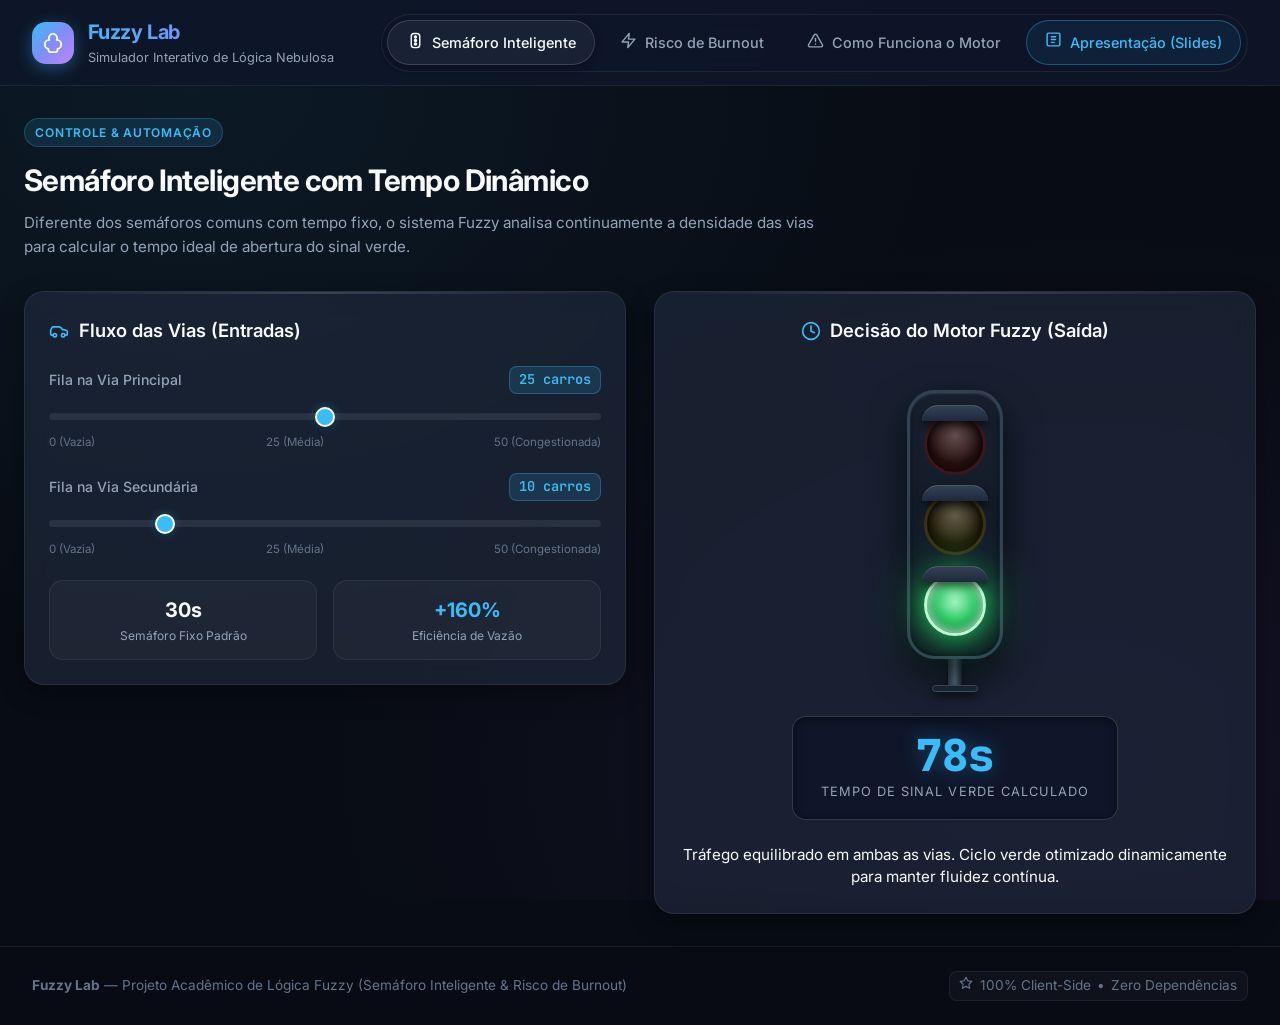
<file: index.html>
<!DOCTYPE html>
<html lang="pt-BR">
<head>
  <meta charset="UTF-8">
  <meta name="viewport" content="width=device-width, initial-scale=1.0">
  <title>Fuzzy Lab - Sistema Interativo de Lógica Nebulosa</title>
  <meta name="description" content="Laboratório interativo de Lógica Fuzzy aplicando inferência de Mamdani e Centróide em Semáforo Inteligente e Detector de Burnout.">
  <link rel="preconnect" href="https://fonts.googleapis.com">
  <link rel="preconnect" href="https://fonts.gstatic.com" crossorigin>
  <link href="https://fonts.googleapis.com/css2?family=Inter:wght@400;500;600;700;800&family=JetBrains+Mono:wght@500;700&display=swap" rel="stylesheet">
  <link rel="stylesheet" href="css/variables.css">
  <link rel="stylesheet" href="css/base.css">
  <link rel="stylesheet" href="css/components.css">
</head>
<body>
  <!-- Cabeçalho Principal -->
  <header class="app-header">
    <div class="header-container">
      <div class="brand-wrapper">
        <div class="brand-icon" aria-hidden="true">
          <svg width="22" height="22" viewBox="0 0 24 24" fill="none" stroke="currentColor" stroke-width="2" stroke-linecap="round" stroke-linejoin="round">
            <path d="M12 2a4.5 4.5 0 0 0-4.5 4.5c0 .76.19 1.48.52 2.11A5 5 0 0 0 3 13.5a5 5 0 0 0 4 4.9v.6a3 3 0 0 0 3 3h4a3 3 0 0 0 3-3v-.6a5 5 0 0 0 4-4.9 5 5 0 0 0-5.02-4.89c.33-.63.52-1.35.52-2.11A4.5 4.5 0 0 0 12 2z"/>
          </svg>
        </div>
        <div>
          <h1 class="brand-title">Fuzzy Lab</h1>
          <span class="brand-subtitle">Simulador Interativo de Lógica Nebulosa</span>
        </div>
      </div>
      <nav class="nav-tabs" aria-label="Navegação dos Módulos">
        <button class="tab-button active" id="tab-traffic" data-target="view-traffic" type="button">
          <span class="tab-icon">
            <svg width="17" height="17" viewBox="0 0 24 24" fill="none" stroke="currentColor" stroke-width="2" stroke-linecap="round" stroke-linejoin="round">
              <rect x="6" y="2" width="12" height="20" rx="4"/>
              <circle cx="12" cy="7" r="1.5" fill="currentColor"/>
              <circle cx="12" cy="12" r="1.5" fill="currentColor"/>
              <circle cx="12" cy="17" r="1.5" fill="currentColor"/>
            </svg>
          </span>
          Semáforo Inteligente
        </button>
        <button class="tab-button" id="tab-burnout" data-target="view-burnout" type="button">
          <span class="tab-icon">
            <svg width="17" height="17" viewBox="0 0 24 24" fill="none" stroke="currentColor" stroke-width="2" stroke-linecap="round" stroke-linejoin="round">
              <polygon points="13 2 3 14 12 14 11 22 21 10 12 10 13 2"/>
            </svg>
          </span>
          Risco de Burnout
        </button>
        <button class="tab-button" id="tab-explain" data-target="view-explain" type="button">
          <span class="tab-icon">
            <svg width="17" height="17" viewBox="0 0 24 24" fill="none" stroke="currentColor" stroke-width="2" stroke-linecap="round" stroke-linejoin="round">
              <path d="m21.73 18-8-14a2 2 0 0 0-3.48 0l-8 14A2 2 0 0 0 4 21h16a2 2 0 0 0 1.73-3Z"/>
              <path d="M12 9v4"/>
              <path d="M12 17h.01"/>
            </svg>
          </span>
          Como Funciona o Motor
        </button>
        <a href="slides.html" class="tab-button" target="_blank" style="text-decoration: none; color: var(--color-primary); border: 1px solid rgba(56, 189, 248, 0.35); background: rgba(56, 189, 248, 0.08);">
          <span class="tab-icon">
            <svg width="17" height="17" viewBox="0 0 24 24" fill="none" stroke="currentColor" stroke-width="2" stroke-linecap="round" stroke-linejoin="round">
              <rect width="18" height="18" x="3" y="3" rx="2"/>
              <path d="M9 8h6"/>
              <path d="M9 12h6"/>
              <path d="M9 16h4"/>
            </svg>
          </span>
          Apresentação (Slides)
        </a>
      </nav>
    </div>
  </header>

  <!-- Conteúdo Principal -->
  <main class="app-main">
    <!-- MÓDULO 1: SEMÁFORO INTELIGENTE -->
    <section class="module-view active" id="view-traffic" aria-labelledby="title-traffic">
      <header class="module-header">
        <span class="module-tag tag-control">Controle & Automação</span>
        <h2 class="module-title" id="title-traffic">Semáforo Inteligente com Tempo Dinâmico</h2>
        <p class="module-desc">
          Diferente dos semáforos comuns com tempo fixo, o sistema Fuzzy analisa continuamente a densidade das vias para calcular o tempo ideal de abertura do sinal verde.
        </p>
      </header>

      <div class="module-grid">
        <!-- Controles de Entrada -->
        <article class="panel-card">
          <h3 class="panel-title">
            <svg class="panel-title-icon" width="20" height="20" viewBox="0 0 24 24" fill="none" stroke="currentColor" stroke-width="2" stroke-linecap="round" stroke-linejoin="round">
              <path d="M19 17h2c.6 0 1-.4 1-1v-3c0-.9-.7-1.7-1.5-1.9C18.7 10.6 16 10 16 10s-1.3-1.4-2.2-2.3c-.5-.4-1.1-.7-1.8-.7H5c-.6 0-1.1.4-1.4.9l-1.4 2.9C2.1 11.2 2 11.6 2 12v4c0 .6.4 1 1 1h2"/>
              <circle cx="7" cy="17" r="2"/>
              <circle cx="17" cy="17" r="2"/>
            </svg>
            Fluxo das Vias (Entradas)
          </h3>
          
          <div class="control-group">
            <div class="control-header">
              <label for="traffic-main-input" class="control-label">Fila na Via Principal</label>
              <span class="control-value-badge" id="traffic-main-val">25 carros</span>
            </div>
            <input type="range" id="traffic-main-input" class="slider-input" min="0" max="50" value="25">
            <div class="slider-ticks">
              <span>0 (Vazia)</span>
              <span>25 (Média)</span>
              <span>50 (Congestionada)</span>
            </div>
          </div>

          <div class="control-group">
            <div class="control-header">
              <label for="traffic-sec-input" class="control-label">Fila na Via Secundária</label>
              <span class="control-value-badge" id="traffic-sec-val">10 carros</span>
            </div>
            <input type="range" id="traffic-sec-input" class="slider-input" min="0" max="50" value="10">
            <div class="slider-ticks">
              <span>0 (Vazia)</span>
              <span>25 (Média)</span>
              <span>50 (Congestionada)</span>
            </div>
          </div>

          <div class="comparison-grid">
            <div class="metric-pill">
              <div class="metric-num" id="metric-fixed-time">30s</div>
              <div class="metric-sub">Semáforo Fixo Padrão</div>
            </div>
            <div class="metric-pill">
              <div class="metric-num" id="metric-diff-percent">+50%</div>
              <div class="metric-sub">Eficiência de Vazão</div>
            </div>
          </div>
        </article>

        <!-- Saída Visual & Semáforo -->
        <article class="panel-card traffic-display-card">
          <h3 class="panel-title">
            <svg class="panel-title-icon" width="20" height="20" viewBox="0 0 24 24" fill="none" stroke="currentColor" stroke-width="2" stroke-linecap="round" stroke-linejoin="round">
              <circle cx="12" cy="12" r="10"/>
              <polyline points="12 6 12 12 16 14"/>
            </svg>
            Decisão do Motor Fuzzy (Saída)
          </h3>

          <div class="traffic-assembly" aria-label="Semáforo em funcionamento">
            <div class="traffic-housing">
              <div class="light-slot">
                <div class="light-visor"></div>
                <div class="traffic-light red" id="light-red"></div>
              </div>
              <div class="light-slot">
                <div class="light-visor"></div>
                <div class="traffic-light yellow" id="light-yellow"></div>
              </div>
              <div class="light-slot">
                <div class="light-visor"></div>
                <div class="traffic-light green active" id="light-green"></div>
              </div>
            </div>
            <div class="traffic-pole"></div>
            <div class="traffic-base"></div>
          </div>

          <div class="countdown-box">
            <div class="countdown-val" id="traffic-green-time">45s</div>
            <div class="countdown-label">Tempo de Sinal Verde Calculado</div>
          </div>

          <p class="diag-body" id="traffic-status-desc">
            Via principal com fluxo moderado e secundária fluindo bem. Sinal verde ajustado para vazão contínua.
          </p>
        </article>
      </div>
    </section>

    <!-- MÓDULO 2: DETECTOR DE BURNOUT -->
    <section class="module-view" id="view-burnout" aria-labelledby="title-burnout">
      <header class="module-header">
        <span class="module-tag tag-decision">Sistemas Especialistas & Decisão</span>
        <h2 class="module-title" id="title-burnout">Detector de Sobrecarga e Risco de Burnout</h2>
        <p class="module-desc">
          Avalia a rotina do estudante ou desenvolvedor combinando sono, acúmulo de prazos e exposição a telas para inferir o nível subjetivo de estresse cognitivo.
        </p>
      </header>

      <div class="module-grid">
        <!-- Entradas do Usuário -->
        <article class="panel-card">
          <h3 class="panel-title">
            <svg class="panel-title-icon" width="20" height="20" viewBox="0 0 24 24" fill="none" stroke="currentColor" stroke-width="2" stroke-linecap="round" stroke-linejoin="round">
              <line x1="18" y1="20" x2="18" y2="10"/>
              <line x1="12" y1="20" x2="12" y2="4"/>
              <line x1="6" y1="20" x2="6" y2="14"/>
            </svg>
            Variáveis da Rotina (Entradas)
          </h3>

          <div class="control-group">
            <div class="control-header">
              <label for="burnout-sleep-input" class="control-label">Horas de Sono na Noite Anterior</label>
              <span class="control-value-badge" id="burnout-sleep-val">6.0h</span>
            </div>
            <input type="range" id="burnout-sleep-input" class="slider-input" min="0" max="12" step="0.5" value="6">
            <div class="slider-ticks">
              <span>0h (Crítico)</span>
              <span>7h (Ideal)</span>
              <span>12h (Excessivo)</span>
            </div>
          </div>

          <div class="control-group">
            <div class="control-header">
              <label for="burnout-tasks-input" class="control-label">Prazos e Entregas nos Próximos Dias</label>
              <span class="control-value-badge" id="burnout-tasks-val">4 tarefas</span>
            </div>
            <input type="range" id="burnout-tasks-input" class="slider-input" min="0" max="10" step="1" value="4">
            <div class="slider-ticks">
              <span>0 (Tranquilo)</span>
              <span>5 (Moderado)</span>
              <span>10 (Caótico)</span>
            </div>
          </div>

          <div class="control-group">
            <div class="control-header">
              <label for="burnout-screen-input" class="control-label">Horas de Tela / Estudo Contínuo Hoje</label>
              <span class="control-value-badge" id="burnout-screen-val">8.0h</span>
            </div>
            <input type="range" id="burnout-screen-input" class="slider-input" min="0" max="14" step="0.5" value="8">
            <div class="slider-ticks">
              <span>0h (Leve)</span>
              <span>7h (Normal)</span>
              <span>14h (Extremo)</span>
            </div>
          </div>
        </article>

        <!-- Medidor em Arco e Diagnóstico -->
        <article class="panel-card">
          <h3 class="panel-title">
            <svg class="panel-title-icon" width="20" height="20" viewBox="0 0 24 24" fill="none" stroke="currentColor" stroke-width="2" stroke-linecap="round" stroke-linejoin="round">
              <polygon points="13 2 3 14 12 14 11 22 21 10 12 10 13 2"/>
            </svg>
            Nível de Risco Calculado (Saída)
          </h3>

          <div class="gauge-wrapper">
            <svg class="gauge-svg" viewBox="0 0 200 120">
              <defs>
                <linearGradient id="gaugeGradient" x1="0%" y1="0%" x2="100%" y2="0%">
                  <stop offset="0%" stop-color="#10b981" />
                  <stop offset="50%" stop-color="#f59e0b" />
                  <stop offset="100%" stop-color="#ef4444" />
                </linearGradient>
              </defs>
              <path class="gauge-meter-path" d="M 20 100 A 80 80 0 0 1 180 100" />
              <path class="gauge-progress-path" id="gauge-progress" d="M 20 100 A 80 80 0 0 1 180 100" stroke-dasharray="251.2" stroke-dashoffset="125.6" />
            </svg>
            <div class="gauge-readout">
              <div class="gauge-percent" id="burnout-percent">50%</div>
              <span class="gauge-status-badge status-med" id="burnout-badge">Moderado</span>
            </div>
          </div>

          <div class="diag-card">
            <h4 class="diag-title">
              <svg class="diag-title-icon" width="17" height="17" viewBox="0 0 24 24" fill="none" stroke="currentColor" stroke-width="2" stroke-linecap="round" stroke-linejoin="round">
                <path d="M15 14c.2-1 .7-1.7 1.5-2.5 1-.9 1.5-2.2 1.5-3.5A6 6 0 0 0 6 8c0 1 .2 2.2 1.5 3.5.7.7 1.3 1.5 1.5 2.5"/>
                <path d="M9 18h6"/>
                <path d="M10 22h4"/>
              </svg>
              Diagnóstico do Sistema
            </h4>
            <p class="diag-body" id="burnout-advice">
              Você está em um nível moderado de esforço. As horas de tela começam a pesar sobre a noite de sono. Faça pausas ativas de 10 minutos a cada hora.
            </p>
          </div>
        </article>
      </div>
    </section>

    <!-- MÓDULO 3: COMO FUNCIONA O MOTOR FUZZY -->
    <section class="module-view" id="view-explain" aria-labelledby="title-explain">
      <header class="module-header">
        <span class="module-tag tag-edu">Fundamentos Teóricos</span>
        <h2 class="module-title" id="title-explain">Por Dentro da Inferência Nebulosa</h2>
        <p class="module-desc">
          Visualize a matemática acontecendo: como valores numéricos são convertidos em graus de pertinência (Fuzzificação), passam pelas regras de Mamdani e geram a decisão por Centróide.
        </p>
      </header>

      <div class="module-grid">
        <!-- Gráficos de Pertinência -->
        <article class="panel-card">
          <h3 class="panel-title">
            <svg class="panel-title-icon" width="20" height="20" viewBox="0 0 24 24" fill="none" stroke="currentColor" stroke-width="2" stroke-linecap="round" stroke-linejoin="round">
              <path d="m3 3 7 7 4-4 7 7"/>
              <path d="M14 6h7v7"/>
            </svg>
            Curvas de Pertinência em Tempo Real
          </h3>
          <div class="canvas-wrapper">
            <canvas id="canvas-membership" width="500" height="220"></canvas>
          </div>
          <p class="metric-sub">
            A linha vertical móvel indica o valor exato selecionado e como ele ativa simultaneamente múltiplos conjuntos fuzzy com diferentes intensidades.
          </p>
        </article>

        <!-- Regras Ativas -->
        <article class="panel-card">
          <h3 class="panel-title">
            <svg class="panel-title-icon" width="20" height="20" viewBox="0 0 24 24" fill="none" stroke="currentColor" stroke-width="2" stroke-linecap="round" stroke-linejoin="round">
              <path d="M16 4h2a2 2 0 0 1 2 2v14a2 2 0 0 1-2 2H6a2 2 0 0 1-2-2V6a2 2 0 0 1 2-2h2"/>
              <rect x="8" y="2" width="8" height="4" rx="1" ry="1"/>
              <path d="m9 14 2 2 4-4"/>
            </svg>
            Inspetor de Regras de Mamdani
          </h3>
          <div class="rules-list" id="active-rules-container">
            <!-- Injetado dinamicamente via JS -->
          </div>
        </article>
      </div>
    </section>
  </main>

  <!-- Rodapé -->
  <footer class="app-footer">
    <div class="footer-content">
      <div>
        <strong>Fuzzy Lab</strong> — Projeto Acadêmico de Lógica Fuzzy (Semáforo Inteligente & Risco de Burnout)
      </div>
      <div class="footer-badge">
        <span class="footer-icon">
          <svg width="14" height="14" viewBox="0 0 24 24" fill="none" stroke="currentColor" stroke-width="2" stroke-linecap="round" stroke-linejoin="round">
            <polygon points="12 2 15.09 8.26 22 9.27 17 14.14 18.18 21.02 12 17.77 5.82 21.02 7 14.14 2 9.27 8.91 8.26 12 2"/>
          </svg>
        </span>
        <span>100% Client-Side</span>
        <span>•</span>
        <span>Zero Dependências</span>
      </div>
    </div>
  </footer>

  <!-- Scripts (100% offline & zero-CORS compatible) -->
  <script src="js/bundle.js"></script>
</body>
</html>
</file>
<file: css/variables.css>
/* ==========================================================================
   Fuzzy Lab Web - Design Tokens & Variables
   ========================================================================== */

:root {
  /* Color Palette - Premium Dark Theme */
  --bg-app: #080c14;
  --bg-surface: #0f172a;
  --bg-surface-elevated: rgba(30, 41, 59, 0.7);
  --bg-surface-hover: rgba(51, 65, 85, 0.75);
  --bg-glass: rgba(15, 23, 42, 0.85);

  /* Borders & Dividers */
  --border-subtle: rgba(255, 255, 255, 0.07);
  --border-medium: rgba(255, 255, 255, 0.15);
  --border-focus: #38bdf8;

  /* Typography Colors */
  --text-main: #f8fafc;
  --text-muted: #94a3b8;
  --text-dim: #64748b;
  --text-inverse: #020617;

  /* Accent & Status Colors */
  --color-primary: #38bdf8;
  --color-primary-glow: rgba(56, 189, 248, 0.35);
  --color-success: #10b981;
  --color-success-glow: rgba(16, 185, 129, 0.35);
  --color-warning: #f59e0b;
  --color-warning-glow: rgba(245, 158, 11, 0.35);
  --color-danger: #ef4444;
  --color-danger-glow: rgba(239, 68, 68, 0.35);
  --color-purple: #a855f7;
  --color-purple-glow: rgba(168, 85, 247, 0.35);

  /* Gradients */
  --gradient-brand: linear-gradient(135deg, #38bdf8 0%, #818cf8 50%, #c084fc 100%);
  --gradient-card: linear-gradient(145deg, rgba(30, 41, 59, 0.6) 0%, rgba(15, 23, 42, 0.8) 100%);
  --gradient-traffic-green: radial-gradient(circle, #22c55e 20%, #15803d 80%);
  --gradient-traffic-yellow: radial-gradient(circle, #eab308 20%, #a16207 80%);
  --gradient-traffic-red: radial-gradient(circle, #ef4444 20%, #b91c1c 80%);

  /* Shadows */
  --shadow-sm: 0 2px 8px rgba(0, 0, 0, 0.25);
  --shadow-md: 0 8px 24px rgba(0, 0, 0, 0.35);
  --shadow-lg: 0 16px 40px rgba(0, 0, 0, 0.5);
  --shadow-glow: 0 0 24px var(--color-primary-glow);

  /* Typography */
  --font-family: 'Inter', -apple-system, BlinkMacSystemFont, 'Segoe UI', Roboto, sans-serif;
  --font-mono: 'JetBrains Mono', 'Fira Code', monospace;

  /* Sizing & Spacing */
  --radius-sm: 8px;
  --radius-md: 14px;
  --radius-lg: 20px;
  --radius-full: 9999px;
  --transition-fast: 0.18s cubic-bezier(0.4, 0, 0.2, 1);
  --transition-smooth: 0.3s cubic-bezier(0.16, 1, 0.3, 1);
}
</file>
<file: css/base.css>
/* ==========================================================================
   Fuzzy Lab Web - Base & Layout Styles
   ========================================================================== */

*, *::before, *::after {
  box-sizing: border-box;
  margin: 0;
  padding: 0;
}

html {
  font-size: 16px;
  scroll-behavior: smooth;
  color-scheme: dark;
}

body {
  font-family: var(--font-family);
  background-color: var(--bg-app);
  color: var(--text-main);
  line-height: 1.6;
  min-height: 100vh;
  display: flex;
  flex-direction: column;
  background-image: 
    radial-gradient(at 15% 10%, rgba(56, 189, 248, 0.08) 0px, transparent 50%),
    radial-gradient(at 85% 85%, rgba(168, 85, 247, 0.08) 0px, transparent 50%);
  background-attachment: fixed;
}

/* Header & Brand */
.app-header {
  border-bottom: 1px solid var(--border-subtle);
  background: var(--bg-glass);
  backdrop-filter: blur(16px);
  position: sticky;
  top: 0;
  z-index: 100;
  padding: 0.85rem 2rem;
}

.header-container {
  max-width: 1280px;
  margin: 0 auto;
  display: flex;
  align-items: center;
  justify-content: space-between;
  flex-wrap: wrap;
  gap: 1rem;
}

.brand-wrapper {
  display: flex;
  align-items: center;
  gap: 0.85rem;
}

.brand-icon {
  width: 42px;
  height: 42px;
  border-radius: var(--radius-md);
  background: var(--gradient-brand);
  display: grid;
  place-items: center;
  font-size: 1.35rem;
  box-shadow: 0 4px 16px var(--color-primary-glow);
}

.brand-title {
  font-size: 1.25rem;
  font-weight: 700;
  letter-spacing: -0.02em;
  background: var(--gradient-brand);
  -webkit-background-clip: text;
  -webkit-text-fill-color: transparent;
}

.brand-subtitle {
  font-size: 0.8rem;
  color: var(--text-muted);
  display: block;
}

/* Navigation Tabs */
.nav-tabs {
  display: flex;
  gap: 0.4rem;
  background: rgba(15, 23, 42, 0.6);
  padding: 0.35rem;
  border-radius: var(--radius-full);
  border: 1px solid var(--border-subtle);
}

.tab-button {
  background: transparent;
  border: none;
  color: var(--text-muted);
  font-family: var(--font-family);
  font-size: 0.9rem;
  font-weight: 500;
  padding: 0.5rem 1.15rem;
  border-radius: var(--radius-full);
  cursor: pointer;
  display: flex;
  align-items: center;
  gap: 0.5rem;
  transition: all var(--transition-fast);
}

.tab-button:hover {
  color: var(--text-main);
  background: rgba(255, 255, 255, 0.05);
}

.tab-button.active {
  color: var(--text-main);
  background: var(--bg-surface-elevated);
  box-shadow: 0 2px 10px rgba(0, 0, 0, 0.3);
  border: 1px solid var(--border-medium);
}

.tab-icon {
  font-size: 1.05rem;
}

/* Main Container & Module Views */
.app-main {
  flex: 1;
  max-width: 1280px;
  width: 100%;
  margin: 0 auto;
  padding: 2rem 1.5rem;
}

.module-view {
  display: none;
  animation: fadeIn 0.35s ease-in-out;
}

.module-view.active {
  display: block;
}

@keyframes fadeIn {
  from { opacity: 0; transform: translateY(6px); }
  to { opacity: 1; transform: translateY(0); }
}

/* Section Headers */
.module-header {
  margin-bottom: 2rem;
  text-align: left;
}

.module-tag {
  display: inline-flex;
  align-items: center;
  gap: 0.35rem;
  font-size: 0.75rem;
  font-weight: 600;
  text-transform: uppercase;
  letter-spacing: 0.06em;
  padding: 0.25rem 0.65rem;
  border-radius: var(--radius-full);
  margin-bottom: 0.6rem;
}

.tag-control {
  background: rgba(56, 189, 248, 0.12);
  color: var(--color-primary);
  border: 1px solid rgba(56, 189, 248, 0.25);
}

.tag-decision {
  background: rgba(168, 85, 247, 0.12);
  color: var(--color-purple);
  border: 1px solid rgba(168, 85, 247, 0.25);
}

.tag-edu {
  background: rgba(16, 185, 129, 0.12);
  color: var(--color-success);
  border: 1px solid rgba(16, 185, 129, 0.25);
}

.module-title {
  font-size: 1.85rem;
  font-weight: 700;
  letter-spacing: -0.02em;
  margin-bottom: 0.4rem;
}

.module-desc {
  color: var(--text-muted);
  font-size: 0.95rem;
  max-width: 800px;
}

/* Footer */
.app-footer {
  border-top: 1px solid var(--border-subtle);
  background: rgba(8, 12, 20, 0.8);
  padding: 1.5rem 2rem;
  margin-top: auto;
}

.footer-content {
  max-width: 1280px;
  margin: 0 auto;
  display: flex;
  justify-content: space-between;
  align-items: center;
  flex-wrap: wrap;
  gap: 1rem;
  font-size: 0.85rem;
  color: var(--text-dim);
}

.footer-badge {
  display: inline-flex;
  align-items: center;
  gap: 0.4rem;
  background: rgba(255, 255, 255, 0.03);
  padding: 0.2rem 0.6rem;
  border-radius: var(--radius-sm);
  border: 1px solid var(--border-subtle);
}

@media (max-width: 768px) {
  .app-header { padding: 0.75rem 1rem; }
  .header-container { justify-content: center; }
  .nav-tabs { width: 100%; justify-content: center; overflow-x: auto; }
  .app-main { padding: 1.25rem 1rem; }
  .footer-content { flex-direction: column; text-align: center; }
}
</file>
<file: css/components.css>
/* ==========================================================================
   Fuzzy Lab Web - Component Styles (Sliders, Gauges, Traffic Light, Cards)
   ========================================================================== */

/* Grid Layouts */
.module-grid {
  display: grid;
  grid-template-columns: 1fr 1fr;
  gap: 1.75rem;
  align-items: start;
}

@media (max-width: 992px) {
  .module-grid {
    grid-template-columns: 1fr;
  }
}

/* Glass Panels / Cards */
.panel-card {
  background: var(--bg-surface-elevated);
  backdrop-filter: blur(12px);
  border: 1px solid var(--border-subtle);
  border-radius: var(--radius-lg);
  padding: 1.5rem;
  box-shadow: var(--shadow-md);
  position: relative;
  overflow: hidden;
}

.panel-card::before {
  content: '';
  position: absolute;
  top: 0;
  left: 0;
  right: 0;
  height: 2px;
  background: linear-gradient(90deg, transparent, rgba(255, 255, 255, 0.15), transparent);
}

.panel-title {
  font-size: 1.15rem;
  font-weight: 600;
  margin-bottom: 1.25rem;
  display: flex;
  align-items: center;
  gap: 0.6rem;
  color: var(--text-main);
}

.panel-title-icon {
  color: var(--color-primary);
  display: inline-flex;
  align-items: center;
}

/* Control Groups & Sliders */
.control-group {
  margin-bottom: 1.35rem;
}

.control-header {
  display: flex;
  justify-content: space-between;
  align-items: center;
  margin-bottom: 0.5rem;
}

.control-label {
  font-size: 0.88rem;
  font-weight: 500;
  color: var(--text-muted);
}

.control-value-badge {
  font-family: var(--font-mono);
  font-size: 0.85rem;
  font-weight: 600;
  background: rgba(56, 189, 248, 0.15);
  color: var(--color-primary);
  padding: 0.15rem 0.55rem;
  border-radius: var(--radius-sm);
  border: 1px solid rgba(56, 189, 248, 0.3);
}

.slider-input {
  -webkit-appearance: none;
  appearance: none;
  width: 100%;
  height: 7px;
  background: rgba(255, 255, 255, 0.08);
  border-radius: var(--radius-full);
  outline: none;
  transition: all var(--transition-fast);
}

.slider-input::-webkit-slider-thumb {
  -webkit-appearance: none;
  appearance: none;
  width: 20px;
  height: 20px;
  border-radius: 50%;
  background: #38bdf8;
  cursor: pointer;
  box-shadow: 0 0 10px var(--color-primary-glow), 0 2px 4px rgba(0, 0, 0, 0.4);
  border: 2px solid #ffffff;
  transition: transform var(--transition-fast), box-shadow var(--transition-fast);
}

.slider-input::-webkit-slider-thumb:hover {
  transform: scale(1.15);
  box-shadow: 0 0 16px var(--color-primary-glow);
}

.slider-ticks {
  display: flex;
  justify-content: space-between;
  font-size: 0.72rem;
  color: var(--text-dim);
  margin-top: 0.3rem;
}

/* ==========================================================================
   Realistic Traffic Light Widget with Visors & Metallic Mount
   ========================================================================== */
.traffic-display-card {
  display: flex;
  flex-direction: column;
  align-items: center;
  text-align: center;
  gap: 1.5rem;
}

.traffic-assembly {
  display: flex;
  flex-direction: column;
  align-items: center;
}

.traffic-housing {
  background: linear-gradient(180deg, #18202f 0%, #0f1724 100%);
  border: 3px solid #334155;
  border-radius: 28px;
  padding: 1.25rem 0.95rem;
  display: flex;
  flex-direction: column;
  gap: 1.15rem;
  box-shadow: 
    0 16px 36px rgba(0, 0, 0, 0.7),
    inset 0 1px 2px rgba(255, 255, 255, 0.15),
    inset 0 -2px 6px rgba(0, 0, 0, 0.6);
  width: 96px;
  position: relative;
  z-index: 2;
}

/* Individual Light Slot with Realistic Hood/Visor */
.light-slot {
  position: relative;
  display: flex;
  flex-direction: column;
  align-items: center;
}

.light-visor {
  position: absolute;
  top: -8px;
  width: 66px;
  height: 16px;
  border-top-left-radius: 33px;
  border-top-right-radius: 33px;
  background: linear-gradient(180deg, #334155 0%, #1e293b 100%);
  border-top: 1px solid rgba(255, 255, 255, 0.2);
  box-shadow: 0 4px 8px rgba(0, 0, 0, 0.6);
  z-index: 3;
}

.traffic-light {
  width: 62px;
  height: 62px;
  border-radius: 50%;
  border: 3px solid #0b0f19;
  position: relative;
  transition: all var(--transition-smooth);
  box-shadow: inset 0 3px 8px rgba(0, 0, 0, 0.8);
  overflow: hidden;
}

/* Fresnel Lens Grid Texture */
.traffic-light::after {
  content: '';
  position: absolute;
  inset: 0;
  border-radius: 50%;
  background: radial-gradient(circle at 50% 35%, rgba(255, 255, 255, 0.25) 0%, transparent 60%);
  pointer-events: none;
}

/* Unlit Glass Lenses */
.traffic-light.red {
  background: radial-gradient(circle, #2d1212 25%, #180808 85%);
  border-color: #3b1717;
}

.traffic-light.yellow {
  background: radial-gradient(circle, #2d240d 25%, #181205 85%);
  border-color: #3d3110;
}

.traffic-light.green {
  background: radial-gradient(circle, #0e2a1a 25%, #06140c 85%);
  border-color: #123d24;
}

/* Lit / Active States with Luminous Bloom */
.traffic-light.red.active {
  background: radial-gradient(circle at 50% 45%, #ff7171 0%, #ef4444 45%, #991b1b 100%);
  border-color: #ff9999;
  box-shadow: 
    0 0 24px #ef4444, 
    0 0 50px rgba(239, 68, 68, 0.6), 
    inset 0 0 12px rgba(255, 255, 255, 0.8);
}

.traffic-light.yellow.active {
  background: radial-gradient(circle at 50% 45%, #fef08a 0%, #eab308 45%, #854d0e 100%);
  border-color: #fef08a;
  box-shadow: 
    0 0 24px #eab308, 
    0 0 50px rgba(234, 179, 8, 0.6), 
    inset 0 0 12px rgba(255, 255, 255, 0.8);
}

.traffic-light.green.active {
  background: radial-gradient(circle at 50% 45%, #86efac 0%, #22c55e 45%, #14532d 100%);
  border-color: #bbf7d0;
  box-shadow: 
    0 0 28px #22c55e, 
    0 0 55px rgba(34, 197, 94, 0.65), 
    inset 0 0 12px rgba(255, 255, 255, 0.8);
}

/* Mounting Pole & Base */
.traffic-pole {
  width: 14px;
  height: 28px;
  background: linear-gradient(90deg, #334155 0%, #64748b 50%, #1e293b 100%);
  margin-top: -2px;
  box-shadow: 0 4px 8px rgba(0, 0, 0, 0.5);
}

.traffic-base {
  width: 46px;
  height: 7px;
  background: #1e293b;
  border-radius: 4px;
  border: 1px solid #475569;
  box-shadow: 0 4px 10px rgba(0, 0, 0, 0.6);
}

/* Digital Countdown Display Box */
.countdown-box {
  background: rgba(15, 23, 42, 0.9);
  border: 1px solid var(--border-medium);
  border-radius: var(--radius-md);
  padding: 1rem 1.75rem;
  text-align: center;
  box-shadow: inset 0 2px 8px rgba(0,0,0,0.5);
}

.countdown-val {
  font-family: var(--font-mono);
  font-size: 2.75rem;
  font-weight: 800;
  color: #38bdf8;
  text-shadow: 0 0 20px var(--color-primary-glow);
  line-height: 1;
}

.countdown-label {
  font-size: 0.8rem;
  text-transform: uppercase;
  letter-spacing: 0.08em;
  color: var(--text-muted);
  margin-top: 0.35rem;
}

/* Comparison Metric Box */
.comparison-grid {
  display: grid;
  grid-template-columns: 1fr 1fr;
  gap: 1rem;
  width: 100%;
}

.metric-pill {
  background: rgba(255, 255, 255, 0.03);
  border: 1px solid var(--border-subtle);
  border-radius: var(--radius-md);
  padding: 0.85rem;
  text-align: center;
}

.metric-num {
  font-size: 1.25rem;
  font-weight: 700;
  color: var(--text-main);
}

.metric-sub {
  font-size: 0.75rem;
  color: var(--text-muted);
}

/* Burnout Gauge Widget */
.gauge-wrapper {
  position: relative;
  width: 240px;
  height: 140px;
  margin: 0 auto;
}

.gauge-svg {
  width: 100%;
  height: 100%;
  overflow: visible;
}

.gauge-meter-path {
  fill: none;
  stroke: rgba(255, 255, 255, 0.08);
  stroke-width: 18;
  stroke-linecap: round;
}

.gauge-progress-path {
  fill: none;
  stroke: url(#gaugeGradient);
  stroke-width: 18;
  stroke-linecap: round;
  transition: stroke-dashoffset 0.6s cubic-bezier(0.16, 1, 0.3, 1), stroke 0.4s ease;
}

.gauge-readout {
  position: absolute;
  bottom: 0;
  left: 50%;
  transform: translateX(-50%);
  text-align: center;
}

.gauge-percent {
  font-family: var(--font-mono);
  font-size: 2.5rem;
  font-weight: 800;
  line-height: 1;
  color: var(--text-main);
}

.gauge-status-badge {
  display: inline-block;
  font-size: 0.82rem;
  font-weight: 700;
  text-transform: uppercase;
  letter-spacing: 0.05em;
  padding: 0.25rem 0.75rem;
  border-radius: var(--radius-full);
  margin-top: 0.4rem;
}

.status-low { background: rgba(16, 185, 129, 0.2); color: #34d399; border: 1px solid #10b981; }
.status-med { background: rgba(245, 158, 11, 0.2); color: #fbbf24; border: 1px solid #f59e0b; }
.status-high { background: rgba(239, 68, 68, 0.2); color: #f87171; border: 1px solid #ef4444; }

/* Diagnostic Card */
.diag-card {
  background: rgba(15, 23, 42, 0.6);
  border: 1px solid var(--border-subtle);
  border-radius: var(--radius-md);
  padding: 1.25rem;
  margin-top: 1.25rem;
}

.diag-title {
  font-size: 0.92rem;
  font-weight: 600;
  color: var(--text-muted);
  margin-bottom: 0.5rem;
  display: flex;
  align-items: center;
  gap: 0.5rem;
}

.diag-title-icon {
  color: var(--color-warning);
}

.diag-body {
  font-size: 0.95rem;
  color: var(--text-main);
  line-height: 1.5;
}

/* Rules Inspector & Badges */
.rules-list {
  display: flex;
  flex-direction: column;
  gap: 0.6rem;
  max-height: 380px;
  overflow-y: auto;
  padding-right: 0.4rem;
}

.rule-item {
  background: rgba(255, 255, 255, 0.02);
  border: 1px solid var(--border-subtle);
  border-radius: var(--radius-sm);
  padding: 0.65rem 0.9rem;
  font-size: 0.84rem;
  display: flex;
  justify-content: space-between;
  align-items: center;
  gap: 0.5rem;
  transition: all var(--transition-fast);
}

.rule-item.active {
  background: rgba(56, 189, 248, 0.08);
  border-color: rgba(56, 189, 248, 0.35);
}

.rule-weight-badge {
  font-family: var(--font-mono);
  font-size: 0.75rem;
  padding: 0.15rem 0.45rem;
  border-radius: var(--radius-sm);
  background: rgba(255, 255, 255, 0.06);
  color: var(--text-muted);
}

.rule-item.active .rule-weight-badge {
  background: #38bdf8;
  color: #020617;
  font-weight: 700;
}

/* Canvas Wrapper */
.canvas-wrapper {
  background: rgba(11, 15, 25, 0.85);
  border: 1px solid var(--border-subtle);
  border-radius: var(--radius-md);
  padding: 1rem;
  position: relative;
  width: 100%;
  margin-bottom: 1.25rem;
}

.canvas-wrapper canvas {
  width: 100%;
  height: 220px;
  display: block;
}
</file>
